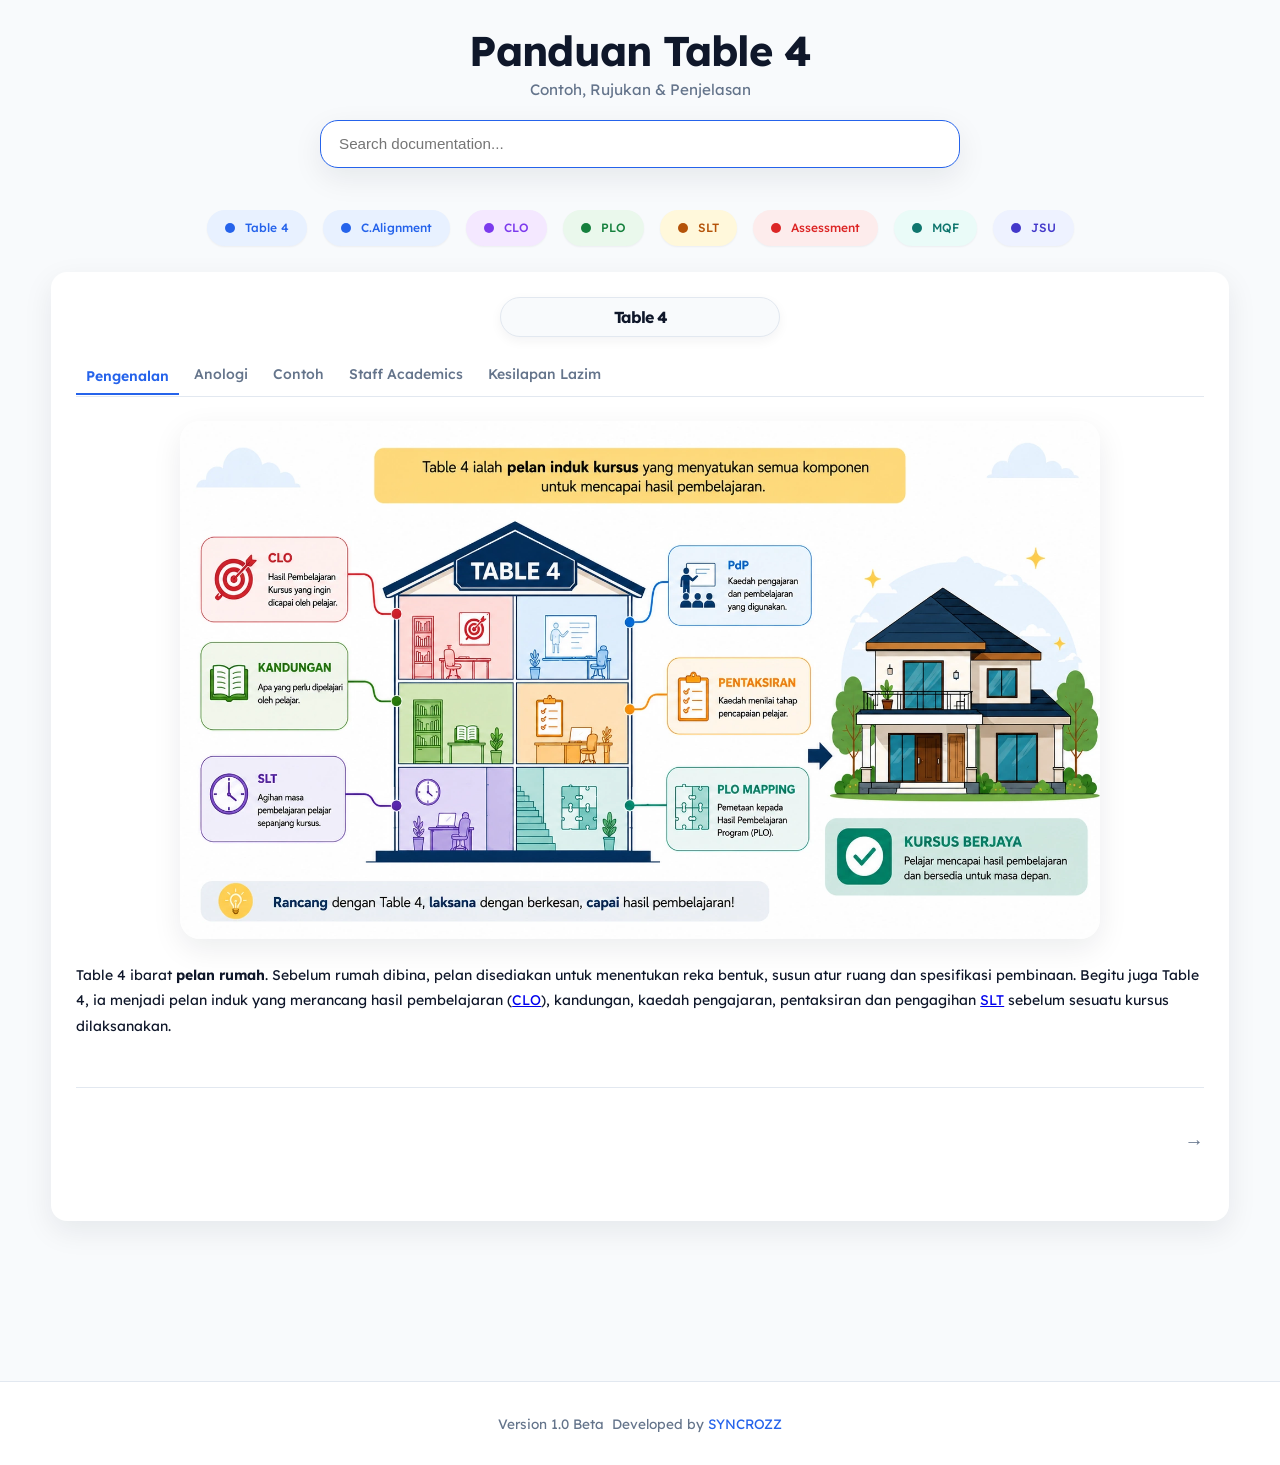
<file: index.html>
<!DOCTYPE html>
<html lang="ms">

<head>

    <meta charset="UTF-8">
    <meta name="viewport"
          content="width=device-width, initial-scale=1.0, viewport-fit=cover">

    <title>Panduan Table 4 | SYNCROZZ</title>

    <meta name="description"
          content="Panduan lengkap pembinaan Table 4 berdasarkan MQF 2.0 yang menghimpunkan contoh, rujukan dan penjelasan untuk pensyarah Kolej Profesional MARA dan Kolej MARA.">

    <meta name="keywords"
          content="Table 4, MQF 2.0, CLO, PLO, OBE, SLT, Constructive Alignment, Pensyarah, MARA, Kolej Profesional MARA, Kolej MARA">

    <meta name="author"
          content="SYNCROZZ">

    <meta name="theme-color"
          content="#11C5C6">

    <meta name="robots"
          content="index, follow">

    <!-- Open Graph -->
    <meta property="og:type"
          content="website">

    <meta property="og:site_name"
          content="SYNCROZZ">

    <meta property="og:title"
          content="Panduan Table 4 | SYNCROZZ">

    <meta property="og:description"
          content="Panduan lengkap pembinaan Table 4 berdasarkan MQF 2.0 yang menghimpunkan contoh, rujukan dan penjelasan untuk pensyarah Kolej Profesional MARA dan Kolej MARA.">

    <meta property="og:url"
          content="https://syncrozz.github.io/panduantable4/">

    <meta property="og:image"
          content="https://syncrozz.github.io/panduantable4/assets/images/og-image.jpg">

    <meta property="og:image:width"
          content="1200">

    <meta property="og:image:height"
          content="630">

    <meta property="og:image:alt"
          content="Panduan Table 4 oleh SYNCROZZ">

    <meta property="og:locale"
          content="ms_MY">

    <!-- Twitter Card -->
    <meta name="twitter:card"
          content="summary_large_image">

    <meta name="twitter:title"
          content="Panduan Table 4 | SYNCROZZ">

    <meta name="twitter:description"
          content="Panduan lengkap pembinaan Table 4 berdasarkan MQF 2.0 untuk pensyarah Kolej Profesional MARA dan Kolej MARA.">

    <meta name="twitter:image"
          content="https://syncrozz.github.io/panduantable4/assets/images/og-image.jpg">

    <!-- Favicon -->
    <link rel="icon"
          type="image/x-icon"
          href="assets/favicon/favicon.ico">

    <link rel="icon"
          type="image/png"
          sizes="32x32"
          href="assets/favicon/favicon-32x32.png">

    <link rel="icon"
          type="image/png"
          sizes="16x16"
          href="assets/favicon/favicon-16x16.png">

    <link rel="apple-touch-icon"
          href="assets/favicon/apple-touch-icon.png">

    <!-- Styles -->
    <link rel="stylesheet"
          href="assets/css/style.css">

</head>

<body>

    <!-- ========================================= -->
<!-- HERO -->
<!-- ========================================= -->

<section class="hero">

    <div class="container">

        <div class="hero-content">

            <div class="hero-text">

                <h1>

                    Panduan Table 4

                </h1>

                <p>

                    Contoh, Rujukan & Penjelasan

                </p>

            </div>

            <div class="search-box">

                <input
                    id="searchInput"
                    type="text"
                    placeholder="Search documentation..."
                    autocomplete="off"
                >

                <div id="searchResults" class="search-results"></div>

            </div>

        </div>

    </div>

</section>

<!-- ========================================= -->
<!-- POPULAR -->
<!-- ========================================= -->

<section class="popular">

    <div class="container">

        <div class="tags">

            <a href="?guide=table4" class="badge badge-blue">
                Table 4
            </a>

            <a href="?guide=constructive-alignment" class="badge badge-blue">
                C.Alignment
            </a>

            <a href="?guide=clo" class="badge badge-purple">
                CLO
            </a>

            <a href="?guide=plo" class="badge badge-green">
                PLO
            </a>

            <a href="?guide=slt" class="badge badge-yellow">
                SLT
            </a>

            <a href="?guide=assessment" class="badge badge-red">
                Assessment
            </a>

            <a href="?guide=mqf" class="badge badge-teal">
                MQF
            </a>

            <a href="?guide=jsu" class="badge badge-indigo">
                JSU
            </a>

        </div>

    </div>

</section>

<!-- ========================================= -->
<!-- CONTENT -->
<!-- ========================================= -->

    <section class="content">

        <div class="container">

            <div id="app"></div>

        </div>

    </section>

    <!-- ========================================= -->
    <!-- FOOTER -->
    <!-- ========================================= -->

    <footer>

        <div class="container footer-content">

            <div>

                Version 1.0 Beta

            </div>

            <div>

                Developed by
                <a href="https://github.com/syncrozz" target="_blank">
                    SYNCROZZ
                </a>

            </div>

        </div>

    </footer>

    <script type="module" src="assets/js/app.js"></script>

</body>

</html>
</file>
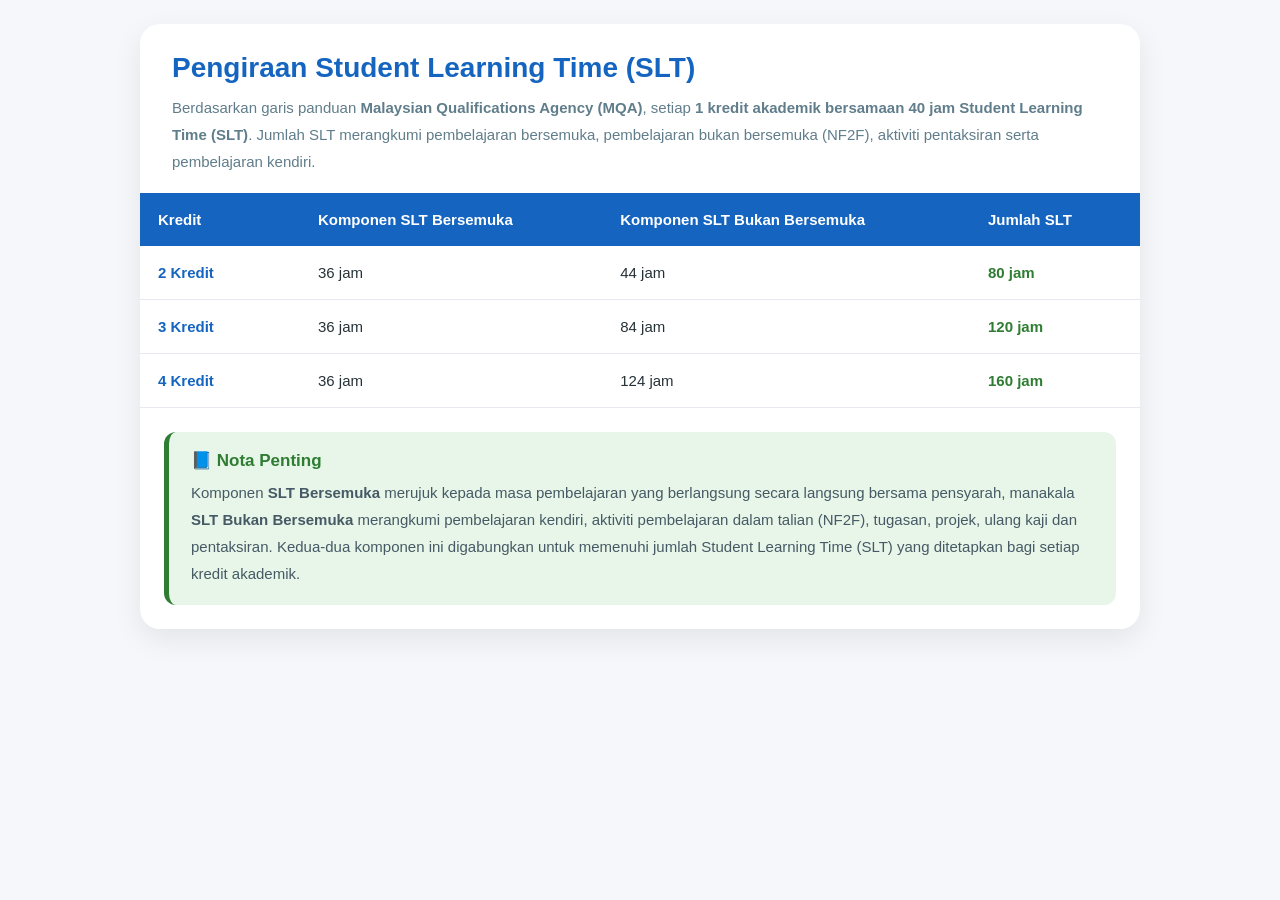
<file: data/guides/slt/widgets/slt-credit-table.html>
<!DOCTYPE html>
<html lang="ms">
<head>
<meta charset="UTF-8">
<meta name="viewport" content="width=device-width, initial-scale=1.0">

<style>
:root{
    --primary:#1565C0;
    --primary-light:#E3F2FD;
    --background:#F5F7FB;
    --card:#FFFFFF;
    --text:#263238;
    --muted:#607D8B;
    --border:#E6EAF0;
    --shadow:0 10px 30px rgba(0,0,0,.08);
}

*{
    margin:0;
    padding:0;
    box-sizing:border-box;
}

body{
    background:var(--background);
    font-family:"Segoe UI",Inter,sans-serif;
    color:var(--text);
    padding:24px;
}

.wrapper{
    max-width:1000px;
    margin:auto;
}

.card{
    background:var(--card);
    border-radius:20px;
    box-shadow:var(--shadow);
    overflow:hidden;
}

.header{
    padding:28px 32px 18px;
}

.header h2{
    color:var(--primary);
    font-size:28px;
    font-weight:700;
    margin-bottom:10px;
}

.header p{
    color:var(--muted);
    line-height:1.8;
    font-size:15px;
}

.table-responsive{
    overflow-x:auto;
}

table{
    width:100%;
    border-collapse:collapse;
    min-width:760px;
}

thead{
    background:#1565C0;
    color:white;
}

th{
    padding:18px;
    text-align:left;
    font-size:15px;
    font-weight:600;
}

td{
    padding:18px;
    border-bottom:1px solid var(--border);
    font-size:15px;
}

tbody tr{
    transition:.25s;
}

tbody tr:hover{
    background:#F8FBFF;
}

.credit{
    font-weight:700;
    color:#1565C0;
}

.total{
    font-weight:700;
    color:#2E7D32;
}

.info-box{
    margin:24px;
    padding:18px 22px;
    background:#E8F5E9;
    border-left:5px solid #2E7D32;
    border-radius:12px;
}

.info-box h3{
    margin-bottom:8px;
    color:#2E7D32;
    font-size:17px;
}

.info-box p{
    line-height:1.8;
    color:#455A64;
    font-size:15px;
}

@media(max-width:768px){

body{
padding:15px;
}

.header{
padding:22px;
}

.header h2{
font-size:23px;
}

.header p{
font-size:14px;
}

th,td{
padding:14px;
font-size:14px;
}

.info-box{
margin:18px;
padding:16px;
}

}
</style>

</head>

<body>

<div class="wrapper">

<div class="card">

<div class="header">

<h2>Pengiraan Student Learning Time (SLT)</h2>

<p>
Berdasarkan garis panduan <strong>Malaysian Qualifications Agency (MQA)</strong>,
setiap <strong>1 kredit akademik bersamaan 40 jam Student Learning Time (SLT)</strong>.
Jumlah SLT merangkumi pembelajaran bersemuka, pembelajaran bukan bersemuka (NF2F),
aktiviti pentaksiran serta pembelajaran kendiri.
</p>

</div>

<div class="table-responsive">

<table>

<thead>
<tr>
<th style="width:160px;">Kredit</th>
<th>Komponen SLT Bersemuka</th>
<th>Komponen SLT Bukan Bersemuka</th>
<th style="width:170px;">Jumlah SLT</th>
</tr>
</thead>

<tbody>

<tr>
<td class="credit">2 Kredit</td>
<td>36 jam</td>
<td>44 jam</td>
<td class="total">80 jam</td>
</tr>

<tr>
<td class="credit">3 Kredit</td>
<td>36 jam</td>
<td>84 jam</td>
<td class="total">120 jam</td>
</tr>

<tr>
<td class="credit">4 Kredit</td>
<td>36 jam</td>
<td>124 jam</td>
<td class="total">160 jam</td>
</tr>

</tbody>

</table>

</div>

<div class="info-box">

<h3>📘 Nota Penting</h3>

<p>
Komponen <strong>SLT Bersemuka</strong> merujuk kepada masa pembelajaran yang
berlangsung secara langsung bersama pensyarah, manakala
<strong>SLT Bukan Bersemuka</strong> merangkumi pembelajaran kendiri,
aktiviti pembelajaran dalam talian (NF2F), tugasan, projek, ulang kaji dan
pentaksiran. Kedua-dua komponen ini digabungkan untuk memenuhi jumlah
Student Learning Time (SLT) yang ditetapkan bagi setiap kredit akademik.
</p>

</div>

</div>

</div>

</body>
</html>
</file>
<file: assets/css/style.css>
/* =========================================================
   SYNCROZZ Design System v2.0
   Master Stylesheet
========================================================= */

/* ---------- Google Font ---------- */
@import url('https://fonts.googleapis.com/css2?family=Lexend:wght@300;400;500;600;700&display=swap');

/* ---------- Core ---------- */
@import url("./base.css");
@import url("./layout.css");

/* ---------- Components ---------- */
@import url("./components.css");

/* ---------- Pages ---------- */
@import url("./hero.css");
@import url("./guide.css");

/* ---------- Shared ---------- */
@import url("./footer.css");

/* ---------- Responsive ---------- */
@import url("./responsive.css");

/* =========================================================
   GUIDE TABLE
========================================================= */

@import url("./components/guide-table.css");
</file>
